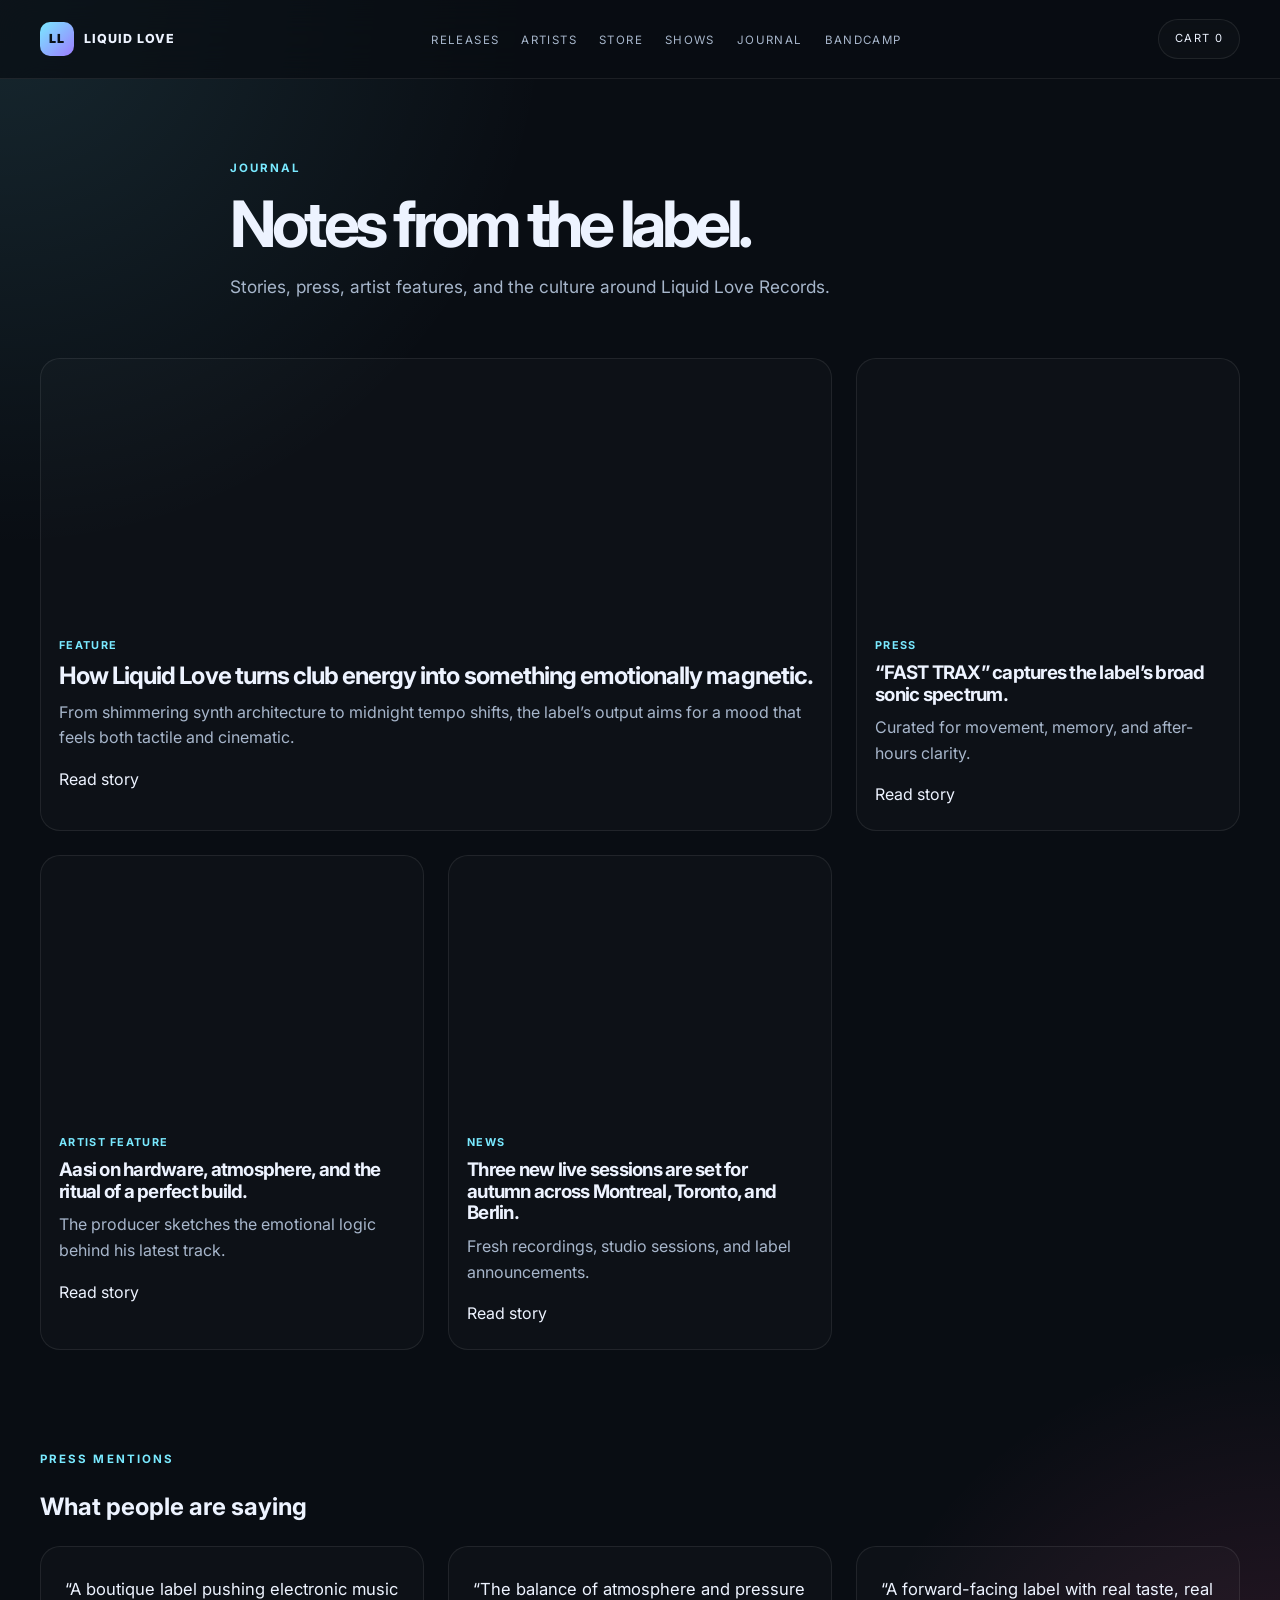
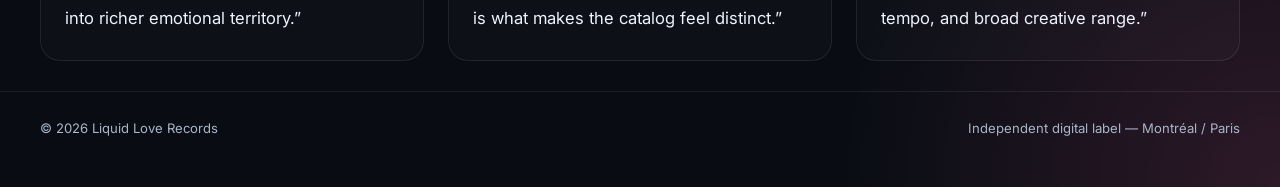
<file: magazine.html>
<!DOCTYPE html>
<html lang="en">
  <head>
    <meta charset="UTF-8" />
    <meta name="viewport" content="width=device-width, initial-scale=1.0" />
    <title>Journal | Liquid Love Records</title>
    <meta
      name="description"
      content="Liquid Love Records journal — news, artist features, press coverage, and label updates."
    />
    <link rel="preconnect" href="https://fonts.googleapis.com" />
    <link rel="preconnect" href="https://fonts.gstatic.com" crossorigin />
    <link
      href="https://fonts.googleapis.com/css2?family=Inter:wght@400;500;600;700;800;900&display=swap"
      rel="stylesheet"
    />
    <link rel="stylesheet" href="styles.css" />
  </head>
  <body>
    <nav class="topbar">
      <div class="container nav-wrap">
        <a href="index.html" class="brand">
          <span class="brand-mark">LL</span>
          <span>Liquid Love</span>
        </a>

        <ul class="nav-links">
          <li><a href="index.html#releases">Releases</a></li>
          <li><a href="index.html#artists">Artists</a></li>
          <li><a href="index.html#store">Store</a></li>
          <li><a href="index.html#shows">Shows</a></li>
          <li><a href="magazine.html">Journal</a></li>
          <li><a href="https://liquidloverecords.bandcamp.com/" target="_blank" rel="noreferrer">Bandcamp</a></li>
        </ul>

        <button class="cart-button" type="button" aria-label="View cart">
          Cart <span id="cart-count">0</span>
        </button>
      </div>
    </nav>

    <main class="magazine-page">
      <section class="journal-hero">
        <div class="container narrow">
          <p class="section-kicker">Journal</p>
          <h1>Notes from the label.</h1>
          <p class="lede">
            Stories, press, artist features, and the culture around Liquid Love Records.
          </p>
        </div>
      </section>

      <section class="journal-grid-wrap">
        <div class="container journal-grid">
          <article class="feature-story large">
            <div class="story-image image-one"></div>
            <div class="story-copy">
              <span>Feature</span>
              <h2>How Liquid Love turns club energy into something emotionally magnetic.</h2>
              <p>
                From shimmering synth architecture to midnight tempo shifts, the label’s output aims
                for a mood that feels both tactile and cinematic.
              </p>
              <a href="#">Read story</a>
            </div>
          </article>

          <article class="feature-story">
            <div class="story-image image-two"></div>
            <div class="story-copy">
              <span>Press</span>
              <h3>“FAST TRAX” captures the label’s broad sonic spectrum.</h3>
              <p>Curated for movement, memory, and after-hours clarity.</p>
              <a href="#">Read story</a>
            </div>
          </article>

          <article class="feature-story">
            <div class="story-image image-three"></div>
            <div class="story-copy">
              <span>Artist feature</span>
              <h3>Aasi on hardware, atmosphere, and the ritual of a perfect build.</h3>
              <p>The producer sketches the emotional logic behind his latest track.</p>
              <a href="#">Read story</a>
            </div>
          </article>

          <article class="feature-story">
            <div class="story-image image-four"></div>
            <div class="story-copy">
              <span>News</span>
              <h3>Three new live sessions are set for autumn across Montreal, Toronto, and Berlin.</h3>
              <p>Fresh recordings, studio sessions, and label announcements.</p>
              <a href="#">Read story</a>
            </div>
          </article>
        </div>
      </section>

      <section class="press-strip">
        <div class="container">
          <div class="press-header">
            <p class="section-kicker">Press mentions</p>
            <h2>What people are saying</h2>
          </div>

          <div class="quote-grid">
            <blockquote>
              “A boutique label pushing electronic music into richer emotional territory.”
            </blockquote>
            <blockquote>
              “The balance of atmosphere and pressure is what makes the catalog feel distinct.”
            </blockquote>
            <blockquote>
              “A forward-facing label with real taste, real tempo, and broad creative range.”
            </blockquote>
          </div>
        </div>
      </section>
    </main>

    <footer class="site-footer">
      <div class="container footer-wrap">
        <div>© 2026 Liquid Love Records</div>
        <div>Independent digital label — Montréal / Paris</div>
      </div>
    </footer>

    <script src="script.js"></script>
  </body>
</html>
</file>
<file: styles.css>
:root {
  --bg: #090d13;
  --bg-soft: #111922;
  --panel: rgba(17, 25, 34, 0.88);
  --panel-2: rgba(255, 255, 255, 0.03);
  --line: rgba(255, 255, 255, 0.08);
  --text: #edf3ff;
  --muted: #a7b6cb;
  --accent: #ff5da2;
  --accent-2: #79e9ff;
  --accent-3: #9d7dff;
  --success: #6ff0b0;
  --shadow: rgba(0, 0, 0, 0.25);
}

* {
  box-sizing: border-box;
}

html {
  scroll-behavior: smooth;
}

body {
  margin: 0;
  font-family: "Inter", sans-serif;
  background:
    radial-gradient(circle at top left, rgba(121, 233, 255, 0.12), transparent 25%),
    radial-gradient(circle at bottom right, rgba(255, 93, 162, 0.15), transparent 20%),
    var(--bg);
  color: var(--text);
  line-height: 1.6;
}

img {
  max-width: 100%;
  display: block;
}

a {
  color: inherit;
  text-decoration: none;
}

button {
  font: inherit;
}

.container {
  width: min(1200px, calc(100% - 32px));
  margin: 0 auto;
}

.narrow {
  max-width: 820px;
}

.topbar {
  position: sticky;
  top: 0;
  z-index: 50;
  backdrop-filter: blur(18px);
  background: rgba(9, 13, 19, 0.72);
  border-bottom: 1px solid var(--line);
}

.nav-wrap {
  display: flex;
  align-items: center;
  justify-content: space-between;
  gap: 20px;
  min-height: 78px;
}

.brand {
  display: inline-flex;
  align-items: center;
  gap: 10px;
  font-weight: 800;
  letter-spacing: 0.08em;
  text-transform: uppercase;
  font-size: 0.78rem;
}

.brand-mark {
  width: 34px;
  height: 34px;
  display: inline-flex;
  align-items: center;
  justify-content: center;
  background: linear-gradient(135deg, var(--accent-2), var(--accent-3));
  color: #091117;
  border-radius: 10px;
  font-weight: 900;
}

.nav-links {
  display: flex;
  align-items: center;
  gap: 22px;
  list-style: none;
  padding: 0;
  margin: 0;
  flex-wrap: wrap;
  justify-content: center;
}

.nav-links a {
  color: var(--muted);
  font-size: 0.72rem;
  letter-spacing: 0.12em;
  text-transform: uppercase;
  transition: color 0.2s ease;
}

.nav-links a:hover {
  color: var(--text);
}

.cart-button {
  border: 1px solid var(--line);
  background: rgba(255, 255, 255, 0.02);
  color: var(--text);
  padding: 10px 16px;
  border-radius: 999px;
  font-size: 0.7rem;
  letter-spacing: 0.12em;
  text-transform: uppercase;
  cursor: pointer;
}

.section-kicker {
  margin: 0 0 16px;
  color: var(--accent-2);
  font-size: 0.72rem;
  letter-spacing: 0.18em;
  text-transform: uppercase;
  font-weight: 700;
}

.hero {
  padding: 80px 0 70px;
}

.hero-grid {
  display: grid;
  grid-template-columns: 0.95fr 1.1fr;
  gap: 54px;
  align-items: center;
}

.art-card {
  position: relative;
  overflow: hidden;
  border-radius: 26px;
  border: 1px solid var(--line);
  box-shadow: 0 30px 70px rgba(0, 0, 0, 0.38);
}

.art-card img {
  width: 100%;
  height: min(70vw, 580px);
  object-fit: cover;
}

.glow::before {
  content: "";
  position: absolute;
  inset: -10% auto auto -12%;
  width: 250px;
  height: 250px;
  background: radial-gradient(circle, rgba(121, 233, 255, 0.25), transparent 60%);
  filter: blur(20px);
}

.hero-copy h1,
.section-head h2,
.journal-hero h1 {
  margin: 0 0 18px;
  line-height: 0.96;
  letter-spacing: -0.07em;
}

.hero-copy h1 {
  font-size: clamp(3rem, 6vw, 5.5rem);
}

.lede {
  color: var(--muted);
  font-size: 1.08rem;
  max-width: 620px;
}

.cta-row {
  display: flex;
  flex-wrap: wrap;
  gap: 14px;
  margin: 28px 0 22px;
}

.button {
  display: inline-flex;
  align-items: center;
  justify-content: center;
  border-radius: 999px;
  border: 1px solid transparent;
  padding: 0 22px;
  min-height: 48px;
  font-size: 0.72rem;
  letter-spacing: 0.14em;
  text-transform: uppercase;
  font-weight: 700;
  cursor: pointer;
  transition: transform 0.2s ease, box-shadow 0.2s ease, border-color 0.2s ease;
}

.button:hover {
  transform: translateY(-1px);
}

.button.primary {
  background: linear-gradient(135deg, var(--accent), #ff8c6b);
  color: #fff;
  box-shadow: 0 18px 35px rgba(255, 93, 162, 0.25);
}

.button.secondary {
  background: transparent;
  border-color: var(--line);
  color: var(--text);
}

.button.tiny {
  min-height: 38px;
  padding: 0 16px;
  font-size: 0.66rem;
  letter-spacing: 0.12em;
}

.meta-row {
  display: flex;
  flex-wrap: wrap;
  gap: 16px 22px;
  color: var(--muted);
  font-size: 0.75rem;
  letter-spacing: 0.05em;
  text-transform: uppercase;
}

.meta-row strong {
  color: var(--text);
}

.audio-box {
  margin-top: 24px;
  padding: 18px 18px 12px;
  border: 1px solid var(--line);
  border-radius: 18px;
  background: linear-gradient(180deg, rgba(255,255,255,0.03), rgba(255,255,255,0.01));
  overflow: hidden;
}

.audio-topline {
  display: flex;
  align-items: center;
  justify-content: space-between;
  gap: 16px;
  margin-bottom: 12px;
  color: var(--muted);
  font-size: 0.72rem;
  letter-spacing: 0.14em;
  text-transform: uppercase;
}

.audio-topline strong {
  color: var(--text);
}

audio {
  width: 100%;
  filter: saturate(0.8) brightness(1.05);
}

.artists,
.store,
.tour,
.journal-grid-wrap,
.press-strip {
  padding: 90px 0 30px;
}

.section-head {
  text-align: center;
  margin-bottom: 30px;
}

.section-head h2 {
  font-size: clamp(2.2rem, 4vw, 3.4rem);
}

.artist-grid,
.store-grid,
.journal-grid,
.quote-grid {
  display: grid;
  gap: 24px;
}

.artist-grid {
  grid-template-columns: repeat(auto-fit, minmax(240px, 1fr));
}

.artist-card,
.product-card,
.story-card,
.feature-story,
.tour-item,
blockquote {
  border: 1px solid var(--line);
  background: rgba(255, 255, 255, 0.02);
  border-radius: 20px;
  overflow: hidden;
}

.artist-card {
  transition: transform 0.2s ease, border-color 0.2s ease;
}

.artist-card:hover,
.product-card:hover,
.story-card:hover {
  transform: translateY(-4px);
  border-color: rgba(121, 233, 255, 0.35);
}

.artist-card img {
  width: 100%;
  aspect-ratio: 1 / 1.1;
  object-fit: cover;
}

.artist-info {
  padding: 18px 18px 20px;
}

.artist-info h3 {
  margin: 0 0 8px;
  font-size: 1.2rem;
}

.artist-info p {
  margin: 0 0 14px;
  color: var(--muted);
}

.artist-info a,
.story-card a,
.product-row a {
  color: var(--accent-2);
  font-size: 0.7rem;
  letter-spacing: 0.12em;
  text-transform: uppercase;
  font-weight: 700;
}

.store-grid {
  grid-template-columns: repeat(auto-fit, minmax(240px, 1fr));
}

.product-card {
  display: flex;
  flex-direction: column;
}

.product-card img {
  width: 100%;
  aspect-ratio: 1 / 1;
  object-fit: cover;
}

.product-body {
  display: flex;
  flex-direction: column;
  flex: 1;
  padding: 18px 18px 20px;
}

.tag {
  display: inline-block;
  margin-bottom: 10px;
  color: var(--accent-2);
  font-size: 0.68rem;
  letter-spacing: 0.12em;
  text-transform: uppercase;
  font-weight: 700;
}

.product-body h3 {
  margin: 0 0 10px;
  font-size: 1.3rem;
}

.product-body p {
  margin: 0 0 16px;
  color: var(--muted);
  flex: 1;
}

.product-row {
  display: flex;
  justify-content: space-between;
  align-items: center;
  gap: 12px;
}

.price {
  font-size: 1.15rem;
  font-weight: 800;
}

.journal-grid {
  grid-template-columns: repeat(3, minmax(0, 1fr));
}

.feature-story {
  display: flex;
  flex-direction: column;
  min-height: 100%;
}

.feature-story.large {
  grid-column: span 2;
}

.story-image {
  height: 260px;
  background-size: cover;
  background-position: center;
}

.image-one {
  background-image: url("https://images.unsplash.com/photo-1524504388940-b1c1722653e1?auto=format&fit=crop&w=1200&q=80");
}

.image-two {
  background-image: url("https://images.unsplash.com/photo-1516280440614-37939bbacd81?auto=format&fit=crop&w=1200&q=80");
}

.image-three {
  background-image: url("https://images.unsplash.com/photo-1500648767791-00dcc994a43e?auto=format&fit=crop&w=1200&q=80");
}

.image-four {
  background-image: url("https://images.unsplash.com/photo-1493225457124-a3eb161ffa5f?auto=format&fit=crop&w=1200&q=80");
}

.story-copy {
  padding: 18px 18px 22px;
}

.story-copy span {
  color: var(--accent-2);
  display: block;
  margin-bottom: 8px;
  font-size: 0.68rem;
  letter-spacing: 0.12em;
  text-transform: uppercase;
  font-weight: 700;
}

.story-copy h2,
.story-copy h3 {
  margin: 0 0 10px;
  line-height: 1.15;
  letter-spacing: -0.04em;
}

.story-copy p {
  margin: 0 0 16px;
  color: var(--muted);
}

.quote-grid {
  grid-template-columns: repeat(3, minmax(0, 1fr));
}

blockquote {
  margin: 0;
  padding: 28px 24px;
  color: var(--text);
  font-size: 1.04rem;
  line-height: 1.7;
}

.tour-list {
  max-width: 980px;
  margin: 0 auto;
  border: 1px solid var(--line);
  border-radius: 22px;
  overflow: hidden;
  background: rgba(255, 255, 255, 0.018);
}

.tour-item {
  display: grid;
  grid-template-columns: 180px 1fr auto;
  align-items: center;
  gap: 18px;
  padding: 20px 22px;
  border-bottom: 1px solid var(--line);
}

.tour-item:last-child {
  border-bottom: none;
}

.date {
  font-weight: 700;
  letter-spacing: -0.04em;
}

.venue {
  color: var(--muted);
}

.ticket-link {
  display: inline-flex;
  align-items: center;
  justify-content: center;
  min-height: 40px;
  padding: 0 18px;
  border-radius: 999px;
  color: #091117;
  background: linear-gradient(135deg, var(--accent-2), var(--accent-3));
  font-size: 0.68rem;
  letter-spacing: 0.12em;
  font-weight: 800;
  text-transform: uppercase;
}

.sold {
  color: var(--accent);
  font-size: 0.68rem;
  text-transform: uppercase;
  letter-spacing: 0.12em;
  font-weight: 800;
}

.site-footer {
  padding: 26px 0 48px;
  border-top: 1px solid var(--line);
}

.footer-wrap {
  display: flex;
  justify-content: space-between;
  gap: 24px;
  color: var(--muted);
  font-size: 0.82rem;
}

.magazine-page .journal-hero {
  padding: 80px 0 30px;
}

.magazine-page h1 {
  font-size: clamp(2.8rem, 5vw, 5rem);
}

.journal-grid-wrap {
  padding-top: 10px;
}

.press-strip {
  padding-top: 70px;
}

@media (max-width: 900px) {
  .hero-grid,
  .journal-grid,
  .quote-grid {
    grid-template-columns: 1fr;
  }

  .feature-story.large {
    grid-column: span 1;
  }

  .nav-wrap {
    display: grid;
    grid-template-columns: 1fr;
    justify-items: center;
    padding: 18px 0;
  }

  .nav-links {
    gap: 12px 18px;
  }

  .tour-item {
    grid-template-columns: 1fr;
    text-align: center;
  }
}

@media (max-width: 640px) {
  .cta-row,
  .meta-row,
  .product-row,
  .footer-wrap {
    flex-direction: column;
    align-items: flex-start;
  }

  .button,
  .ticket-link {
    width: 100%;
  }

  .cart-button {
    width: 100%;
  }
}
</file>
